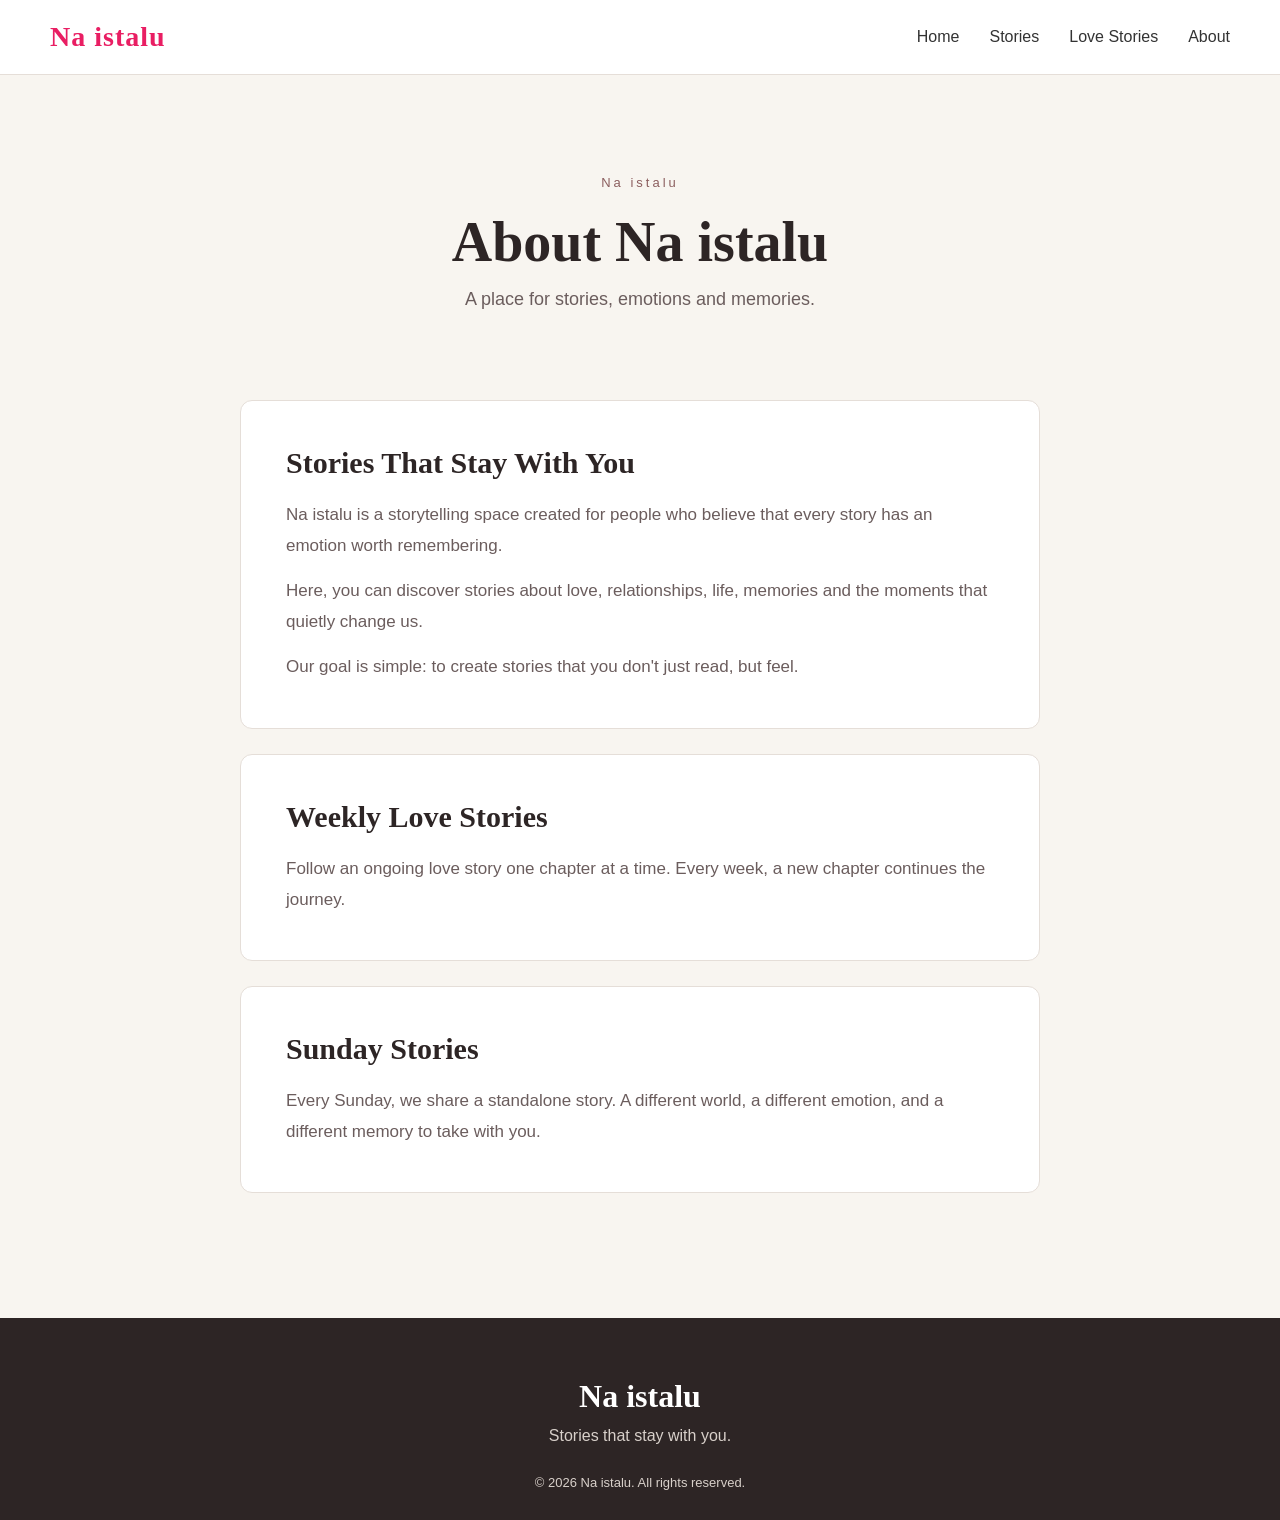
<file: about.html>
<!DOCTYPE html>
<html lang="en">

<head>
    <meta charset="UTF-8">
    <meta name="viewport" content="width=device-width, initial-scale=1.0">

    <title>About | Na istalu</title>

    <link rel="stylesheet" href="style.css">
</head>

<body>

    <!-- Navigation -->

    <nav class="navbar">

        <div class="logo">
            Na istalu
        </div>

        <ul class="nav-links">
            <li><a href="index.html">Home</a></li>
            <li><a href="stories.html">Stories</a></li>
            <li><a href="love-stories.html">Love Stories</a></li>
            <li><a href="about.html">About</a></li>
        </ul>

    </nav>


    <!-- About Header -->

    <section class="stories-header">

        <p class="section-label">
            Na istalu
        </p>

        <h1>
            About Na istalu
        </h1>

        <p>
            A place for stories, emotions and memories.
        </p>

    </section>


    <!-- About Content -->

    <section class="about-section">

        <div class="about-content">

            <h2>
                Stories That Stay With You
            </h2>

            <p>
                Na istalu is a storytelling space created for
                people who believe that every story has an emotion
                worth remembering.
            </p>

            <p>
                Here, you can discover stories about love,
                relationships, life, memories and the moments
                that quietly change us.
            </p>

            <p>
                Our goal is simple: to create stories that you
                don't just read, but feel.
            </p>

        </div>


        <div class="about-content">

            <h2>
                Weekly Love Stories
            </h2>

            <p>
                Follow an ongoing love story one chapter at a time.
                Every week, a new chapter continues the journey.
            </p>

        </div>


        <div class="about-content">

            <h2>
                Sunday Stories
            </h2>

            <p>
                Every Sunday, we share a standalone story.
                A different world, a different emotion,
                and a different memory to take with you.
            </p>

        </div>

    </section>


    <!-- Footer -->

    <footer class="footer">

        <h2>
            Na istalu
        </h2>

        <p>
            Stories that stay with you.
        </p>

        <p class="copyright">
            © 2026 Na istalu. All rights reserved.
        </p>

    </footer>

</body>

</html>
</file>
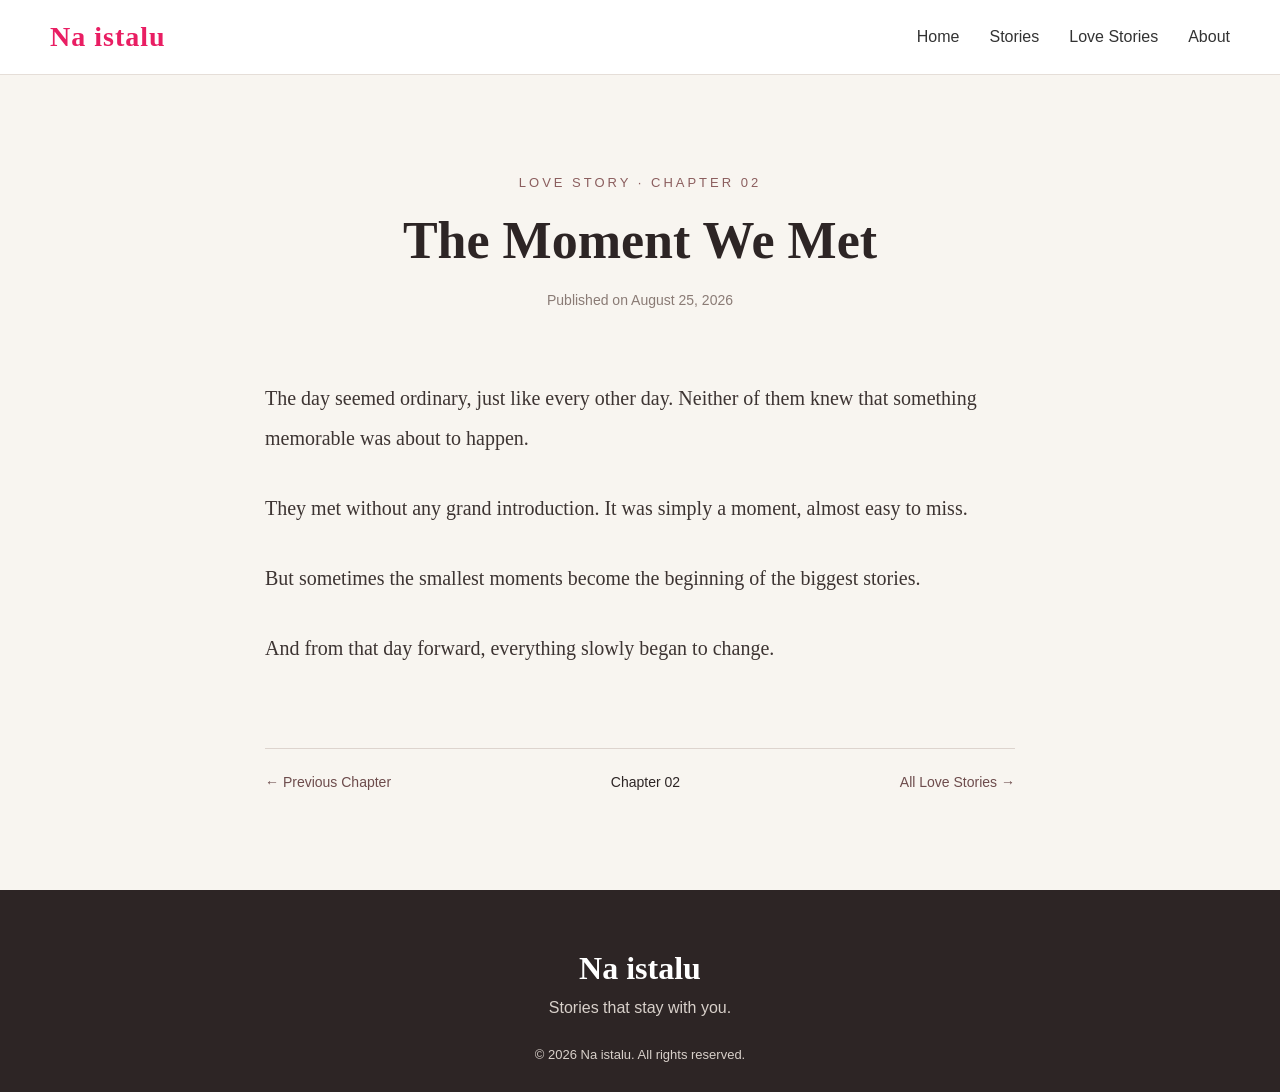
<file: chapter-02.html>
<!DOCTYPE html>
<html lang="en">

<head>
    <meta charset="UTF-8">
    <meta name="viewport" content="width=device-width, initial-scale=1.0">

    <title>The Moment We Met | Na istalu</title>

    <link rel="stylesheet" href="style.css">
</head>

<body>

    <nav class="navbar">

        <div class="logo">
            Na istalu
        </div>

        <ul class="nav-links">
            <li><a href="index.html">Home</a></li>
            <li><a href="stories.html">Stories</a></li>
            <li><a href="#">Love Stories</a></li>
            <li><a href="#">About</a></li>
        </ul>

    </nav>


    <article class="story-page">

        <p class="section-label">LOVE STORY · CHAPTER 02</p>

        <h1>The Moment We Met</h1>

        <p class="story-date">
            Published on August 25, 2026
        </p>

        <div class="story-content">

            <p>
                The day seemed ordinary, just like every other day.
                Neither of them knew that something memorable
                was about to happen.
            </p>

            <p>
                They met without any grand introduction.
                It was simply a moment, almost easy to miss.
            </p>

            <p>
                But sometimes the smallest moments become
                the beginning of the biggest stories.
            </p>

            <p>
                And from that day forward, everything
                slowly began to change.
            </p>

        </div>


        <div class="chapter-navigation">

    <a href="story.html">
        ← Previous Chapter
    </a>

    <span>
        Chapter 02
    </span>

    <a href="love-stories.html">
        All Love Stories →
    </a>

</div>

    </article>


    <footer class="footer">

        <h2>Na istalu</h2>

        <p>Stories that stay with you.</p>

        <p class="copyright">
            © 2026 Na istalu. All rights reserved.
        </p>

    </footer>

</body>

</html>
</file>
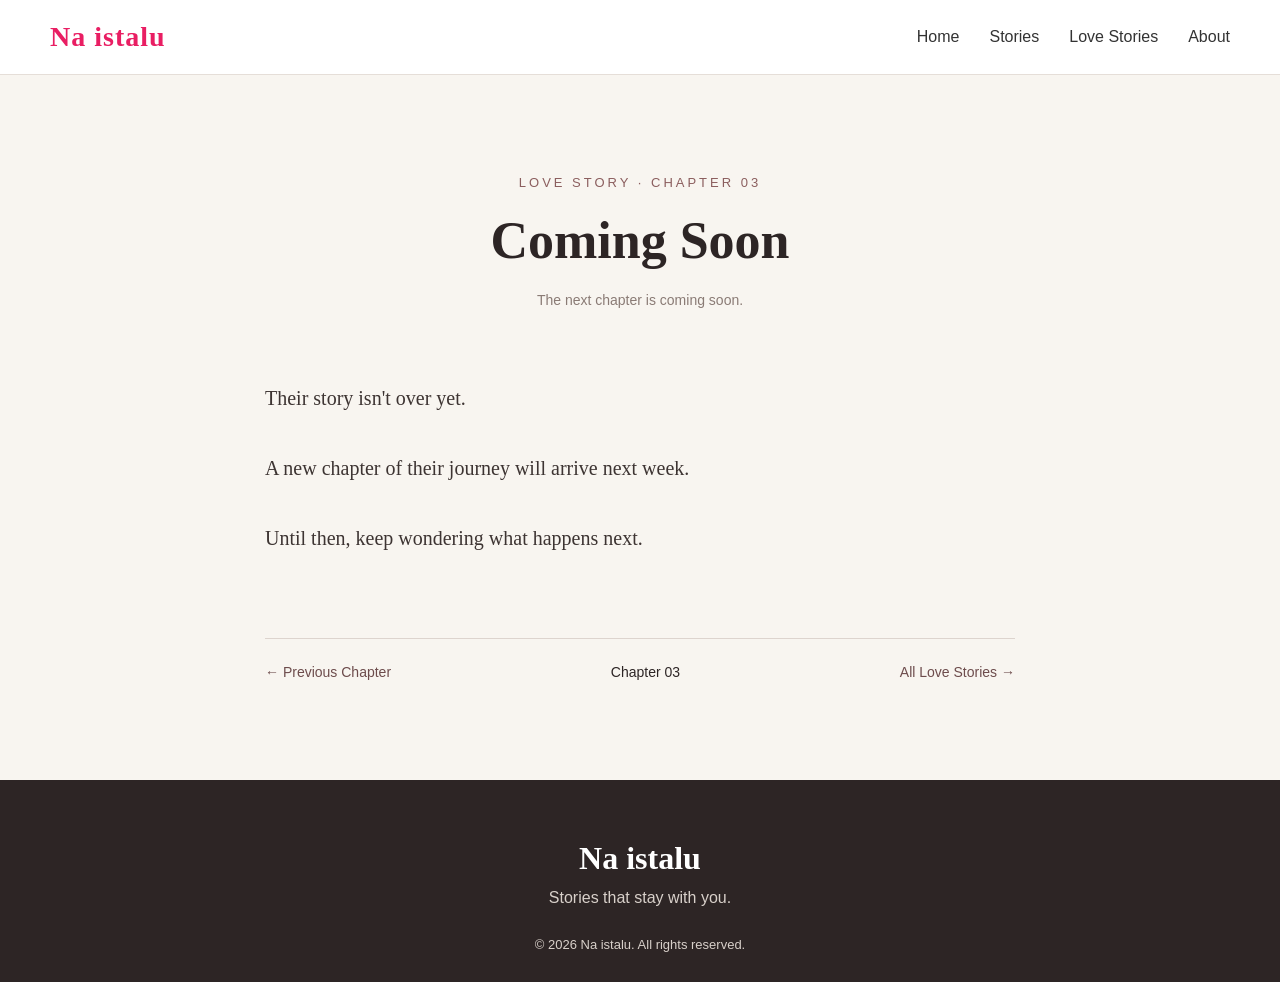
<file: chapter-03.html>
<!DOCTYPE html>
<html lang="en">

<head>
    <meta charset="UTF-8">
    <meta name="viewport" content="width=device-width, initial-scale=1.0">

    <title>Chapter 03 | Na istalu</title>

    <link rel="stylesheet" href="style.css">
</head>

<body>

    <!-- Navigation -->
    <nav class="navbar">

        <div class="logo">
            Na istalu
        </div>

        <ul class="nav-links">
            <li><a href="index.html">Home</a></li>
            <li><a href="stories.html">Stories</a></li>
            <li><a href="love-stories.html">Love Stories</a></li>
            <li><a href="about.html">About</a></li>
        </ul>

    </nav>


    <!-- Coming Soon -->
    <article class="story-page">

        <p class="section-label">
            LOVE STORY · CHAPTER 03
        </p>

        <h1>
            Coming Soon
        </h1>

        <p class="story-date">
            The next chapter is coming soon.
        </p>


        <div class="story-content">

            <p>
                Their story isn't over yet.
            </p>

            <p>
                A new chapter of their journey will arrive
                next week.
            </p>

            <p>
                Until then, keep wondering what happens next.
            </p>

        </div>


        <div class="chapter-navigation">

            <a href="chapter-02.html">
                ← Previous Chapter
            </a>

            <span>
                Chapter 03
            </span>

            <a href="love-stories.html">
                All Love Stories →
            </a>

        </div>

    </article>


    <!-- Footer -->
    <footer class="footer">

        <h2>
            Na istalu
        </h2>

        <p>
            Stories that stay with you.
        </p>

        <p class="copyright">
            © 2026 Na istalu. All rights reserved.
        </p>

    </footer>

</body>

</html>
</file>
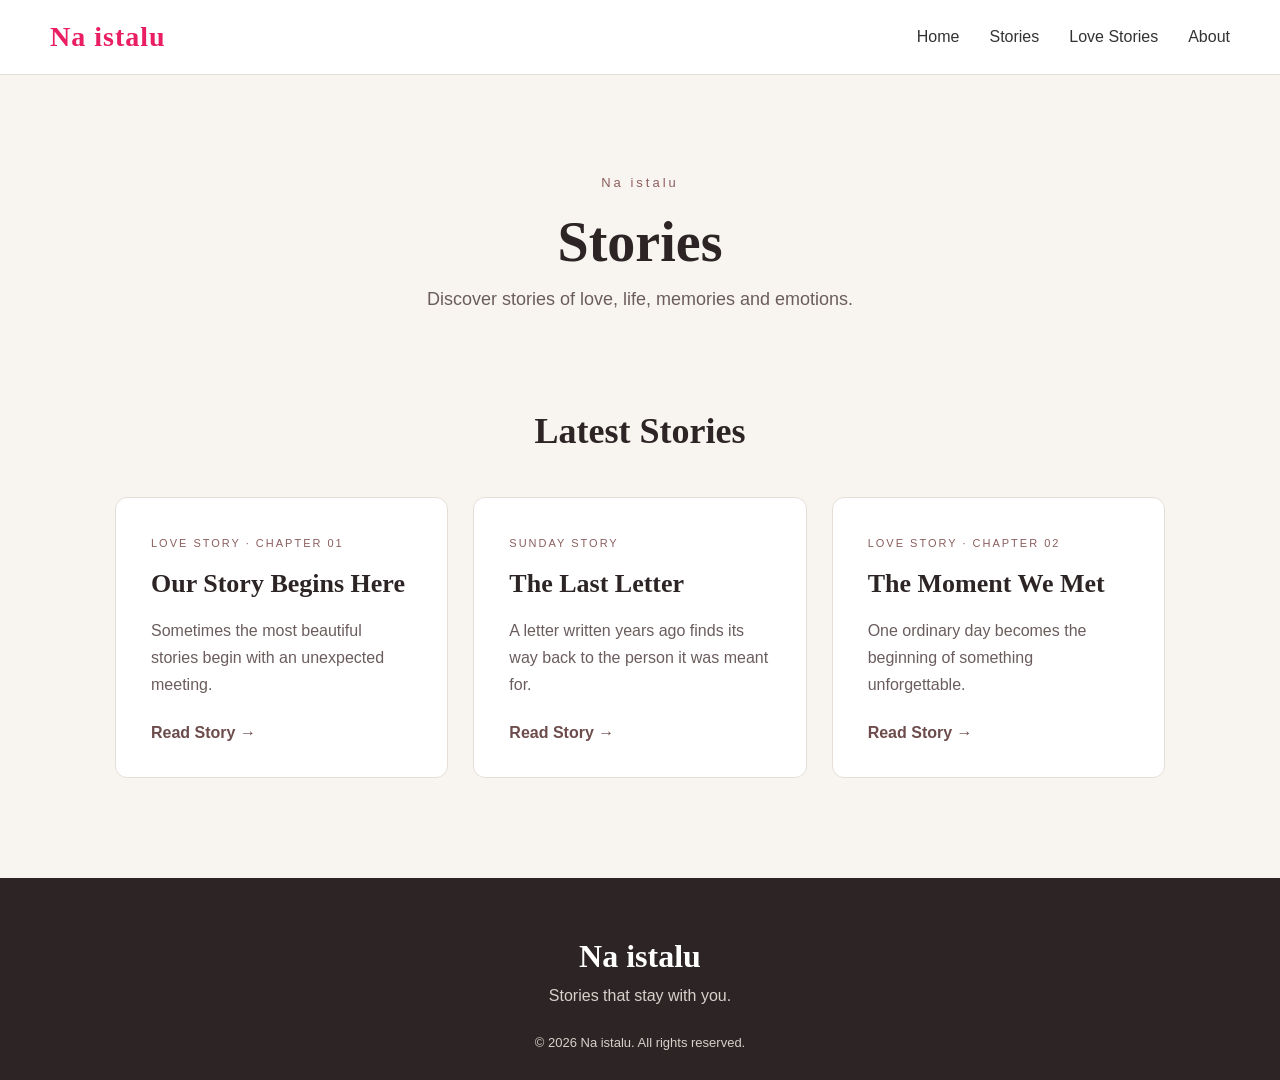
<file: stories-backup.html>
<!DOCTYPE html>
<html lang="en">

<head>
    <meta charset="UTF-8">
    <meta name="viewport" content="width=device-width, initial-scale=1.0">

    <title>Stories | Na istalu</title>

    <link rel="stylesheet" href="style.css">
</head>

<body>

    <!-- Navigation -->

    <nav class="navbar">

        <div class="logo">
            Na istalu
        </div>

        <ul class="nav-links">
            <li><a href="index.html">Home</a></li>
            <li><a href="stories.html">Stories</a></li>
            <li><a href="love-stories.html">Love Stories</a></li>
            <li><a href="#">About</a></li>
        </ul>

    </nav>


    <!-- Stories Header -->

    <section class="stories-header">

        <p class="section-label">Na istalu</p>

        <h1>Stories</h1>

        <p>
            Discover stories of love, life, memories and emotions.
        </p>

    </section>


    <!-- Story Categories -->

    <section class="stories-section">

        <h2>Latest Stories</h2>


        <div class="stories-grid">


            <!-- Story Card 1 -->

            <div class="story-card">

                <span class="story-type">
                    LOVE STORY · CHAPTER 01
                </span>

                <h3>Our Story Begins Here</h3>

                <p>
                    Sometimes the most beautiful stories
                    begin with an unexpected meeting.
                </p>

                <a href="story.html">
                    Read Story →
                </a>

            </div>


            <!-- Story Card 2 -->

            <div class="story-card">

                <span class="story-type">
                    SUNDAY STORY
                </span>

                <h3>The Last Letter</h3>

                <p>
                    A letter written years ago finds its way
                    back to the person it was meant for.
                </p>

                <a href="sunday-story.html">
                    Read Story →
</a>
                </a>

            </div>


            <!-- Story Card 3 -->

            <div class="story-card">

                <span class="story-type">
                    LOVE STORY · CHAPTER 02
                </span>

                <h3>The Moment We Met</h3>

                <p>
                    One ordinary day becomes the beginning
                    of something unforgettable.
                </p>

                <a href="chapter-02.html">
    Read Story →
</a>
</a>
                </a>

            </div>


        </div>

    </section>


    <!-- Footer -->

    <footer class="footer">

        <h2>Na istalu</h2>

        <p>Stories that stay with you.</p>

        <p class="copyright">
            © 2026 Na istalu. All rights reserved.
        </p>

    </footer>

</body>

</html>
</file>
<file: style.css>
* {
    margin: 0;
    padding: 0;
    box-sizing: border-box;
}

body {
    font-family: Georgia, "Times New Roman", serif;
    background: #f8f5f0;
    color: #2d2525;
}

/* Navigation Bar */

.navbar {
    height: 75px;
    display: flex;
    align-items: center;
    justify-content: space-between;
    padding: 0 60px;
    background: white;
    border-bottom: 1px solid #e5ded8;
}

.logo {
    font-size: 30px;
    font-weight: bold;
    letter-spacing: 1px;
}

.nav-links {
    display: flex;
    list-style: none;
    gap: 35px;
}

.nav-links a {
    text-decoration: none;
    color: #2d2525;
    font-family: Arial, sans-serif;
    font-size: 16px;
}

.nav-links a:hover {
    color: #8b5e5e;
}

/* Welcome Section */

.hero {
    text-align: center;
    padding: 150px 20px;
}

.hero h1 {
    font-size: 58px;
    margin-bottom: 20px;
}

.hero p {
    font-family: Arial, sans-serif;
    font-size: 20px;
    color: #6b5d5d;
}
/* Featured Story */

.featured-story {
    max-width: 900px;
    margin: 40px auto 100px;
    padding: 70px 40px;
    text-align: center;
    background: white;
    border: 1px solid #e5ded8;
    border-radius: 12px;
}

.section-label {
    font-family: Arial, sans-serif;
    font-size: 13px;
    letter-spacing: 3px;
    color: #8b5e5e;
    margin-bottom: 20px;
}

.featured-story h2 {
    font-size: 40px;
    margin-bottom: 20px;
}

.story-description {
    max-width: 600px;
    margin: 0 auto 30px;
    font-family: Arial, sans-serif;
    font-size: 17px;
    line-height: 1.7;
    color: #6b5d5d;
}

.featured-story button {
    padding: 12px 28px;
    border: none;
    border-radius: 5px;
    background: #2d2525;
    color: white;
    font-size: 15px;
    cursor: pointer;
}

.featured-story button:hover {
    background: #8b5e5e;
}
/* Weekly Love Story */

.love-story {
    padding: 80px 20px;
    text-align: center;
}

.love-story h2 {
    font-size: 42px;
    margin-bottom: 20px;
}

.chapter-card {
    max-width: 700px;
    margin: 40px auto 0;
    padding: 45px;
    background: white;
    border-radius: 12px;
    border: 1px solid #e5ded8;
    text-align: left;
}

.chapter-card span {
    font-family: Arial, sans-serif;
    font-size: 12px;
    letter-spacing: 2px;
    color: #8b5e5e;
}

.chapter-card h3 {
    font-size: 30px;
    margin: 15px 0;
}

.chapter-card p {
    font-family: Arial, sans-serif;
    line-height: 1.7;
    color: #6b5d5d;
    margin-bottom: 25px;
}

.chapter-card button {
    padding: 11px 22px;
    border: none;
    border-radius: 5px;
    background: #2d2525;
    color: white;
    cursor: pointer;
}

.chapter-card button:hover {
    background: #8b5e5e;
}
/* Sunday Story */

.sunday-story {
    padding: 90px 20px;
    text-align: center;
    background: #eee8e1;
}

.sunday-story h2 {
    font-size: 42px;
    margin-bottom: 20px;
}

.sunday-card {
    max-width: 700px;
    margin: 40px auto 0;
    padding: 50px;
    background: #f8f5f0;
    border-radius: 12px;
}

.sunday-card h3 {
    font-size: 30px;
    margin-bottom: 18px;
}

.sunday-card p {
    font-family: Arial, sans-serif;
    line-height: 1.7;
    color: #6b5d5d;
    margin-bottom: 25px;
}

.sunday-card button {
    padding: 12px 25px;
    border: none;
    border-radius: 5px;
    background: #2d2525;
    color: white;
    cursor: pointer;
}

.sunday-card button:hover {
    background: #8b5e5e;
}
/* Footer */

.footer {
    padding: 60px 20px 30px;
    background: #2d2525;
    color: white;
    text-align: center;
}

.footer h2 {
    font-size: 32px;
    margin-bottom: 12px;
}

.footer > p {
    font-family: Arial, sans-serif;
    color: #d8d0ca;
}

.footer-links {
    margin: 25px 0;
}

.footer-links a {
    margin: 0 15px;
    color: white;
    text-decoration: none;
    font-family: Arial, sans-serif;
}

.footer-links a:hover {
    text-decoration: underline;
}

.footer .copyright {
    margin-top: 30px;
    font-size: 13px;
}
/* Story Page */

.story-page {
    max-width: 800px;
    margin: 0 auto;
    padding: 100px 25px;
}

.story-page .section-label {
    text-align: center;
}

.story-page h1 {
    text-align: center;
    font-size: 52px;
    line-height: 1.2;
    margin: 20px 0;
}

.story-date {
    text-align: center;
    font-family: Arial, sans-serif;
    color: #8a7b75;
    font-size: 14px;
    margin-bottom: 70px;
}

.story-content {
    font-size: 20px;
    line-height: 2;
    color: #3d3432;
}

.story-content p {
    margin-bottom: 30px;
}

.chapter-navigation {
    margin-top: 80px;
    padding-top: 25px;
    border-top: 1px solid #ddd4ce;
    display: flex;
    justify-content: space-between;
    align-items: center;
    font-family: Arial, sans-serif;
    font-size: 14px;
}

.chapter-navigation a {
    color: #6d4c4c;
    text-decoration: none;
}

.chapter-navigation a:hover {
    text-decoration: underline;
}
/* Stories Page */

.stories-header {
    text-align: center;
    padding: 100px 20px 60px;
}

.stories-header h1 {
    font-size: 56px;
    margin: 15px 0;
}

.stories-header p:last-child {
    font-family: Arial, sans-serif;
    color: #6b5d5d;
    font-size: 18px;
}

.stories-section {
    max-width: 1100px;
    margin: 0 auto;
    padding: 40px 25px 100px;
}

.stories-section h2 {
    text-align: center;
    font-size: 36px;
    margin-bottom: 45px;
}

.stories-grid {
    display: grid;
    grid-template-columns: repeat(3, 1fr);
    gap: 25px;
}

.story-card {
    background: white;
    padding: 35px;
    border: 1px solid #e5ded8;
    border-radius: 12px;
    transition: transform 0.2s ease, box-shadow 0.2s ease;
}

.story-card:hover {
    transform: translateY(-5px);
    box-shadow: 0 10px 25px rgba(45, 37, 37, 0.08);
}

.story-type {
    font-family: Arial, sans-serif;
    font-size: 11px;
    letter-spacing: 2px;
    color: #8b5e5e;
}

.story-card h3 {
    font-size: 26px;
    margin: 18px 0;
}

.story-card p {
    font-family: Arial, sans-serif;
    color: #6b5d5d;
    line-height: 1.7;
    margin-bottom: 25px;
}

.story-card a {
    font-family: Arial, sans-serif;
    color: #6d4c4c;
    text-decoration: none;
    font-weight: bold;
}

.story-card a:hover {
    text-decoration: underline;
}
/* Mobile Responsive Design */

@media (max-width: 768px) {

    .navbar {
        padding: 0 20px;
        height: auto;
        min-height: 70px;
        flex-direction: column;
        gap: 15px;
        padding-top: 15px;
        padding-bottom: 15px;
    }

    .nav-links {
        gap: 18px;
        flex-wrap: wrap;
        justify-content: center;
    }

    .nav-links a {
        font-size: 14px;
    }

    .hero {
        padding: 100px 20px;
    }

    .hero h1 {
        font-size: 42px;
    }

    .featured-story {
        margin: 20px;
        padding: 50px 25px;
    }

    .featured-story h2 {
        font-size: 32px;
    }

    .love-story h2,
    .sunday-story h2 {
        font-size: 32px;
    }

    .chapter-card,
    .sunday-card {
        padding: 30px 25px;
    }

    .stories-header h1 {
        font-size: 44px;
    }

    .stories-grid {
        grid-template-columns: 1fr;
    }

    .story-page {
        padding: 70px 20px;
    }

    .story-page h1 {
        font-size: 38px;
    }

    .story-content {
        font-size: 18px;
        line-height: 1.8;
    }

    .chapter-navigation {
        flex-direction: column;
        gap: 20px;
    }

    .footer-links a {
        margin: 0 8px;
    }
}
/* Story Cover */

.story-cover {
    height: 260px;
    margin-bottom: 35px;
    border-radius: 10px;
    background:
        linear-gradient(
            rgba(45, 37, 37, 0.35),
            rgba(45, 37, 37, 0.55)
        ),
        url("https://images.unsplash.com/photo-1516589178581-6cd7833ae3b2?auto=format&fit=crop&w=1200&q=80")
        center / cover;
    display: flex;
    align-items: center;
    justify-content: center;
}

.story-cover span {
    color: white;
    font-family: Arial, sans-serif;
    font-size: 13px;
    letter-spacing: 4px;
    font-weight: bold;
}
/* Featured Story Read Button */

.read-button {
    display: inline-block;
    padding: 12px 28px;
    border-radius: 5px;
    background: #2d2525;
    color: white;
    text-decoration: none;
    font-family: Arial, sans-serif;
    font-size: 15px;
    cursor: pointer;
}

.read-button:hover {
    background: #8b5e5e;
}
/* About Page */

.about-section {
    max-width: 850px;
    margin: 0 auto;
    padding: 30px 25px 100px;
}

.about-content {
    background: white;
    padding: 45px;
    margin-bottom: 25px;
    border: 1px solid #e5ded8;
    border-radius: 12px;
}

.about-content h2 {
    font-size: 30px;
    margin-bottom: 20px;
}

.about-content p {
    font-family: Arial, sans-serif;
    color: #6b5d5d;
    font-size: 17px;
    line-height: 1.8;
    margin-bottom: 15px;
}

.about-content p:last-child {
    margin-bottom: 0;
}
/* Homepage Section Improvements */

.featured-story,
.love-story,
.sunday-story {
    max-width: 1000px;
    margin: 70px auto;
    padding: 60px 40px;
    text-align: center;
}

.featured-story {
    background: #f7f2ee;
    border-radius: 14px;
}

.love-story {
    background: #ffffff;
}

.sunday-story {
    background: #f7f2ee;
    border-radius: 14px;
}

.featured-story h2,
.love-story h2,
.sunday-story h2 {
    font-size: 38px;
    margin: 15px 0 20px;
}

.story-description {
    max-width: 650px;
    margin: 0 auto 30px;
    font-family: Arial, sans-serif;
    color: #6b5d5d;
    line-height: 1.8;
}

.chapter-card,
.sunday-card {
    max-width: 600px;
    margin: 40px auto 0;
    padding: 35px;
    background: white;
    border: 1px solid #e5ded8;
    border-radius: 12px;
}

.chapter-card span,
.sunday-card span {
    font-family: Arial, sans-serif;
    font-size: 12px;
    letter-spacing: 2px;
    color: #8b5e5e;
}

.chapter-card h3,
.sunday-card h3 {
    font-size: 27px;
    margin: 15px 0;
}

.chapter-card p,
.sunday-card p {
    font-family: Arial, sans-serif;
    color: #6b5d5d;
    line-height: 1.7;
    margin-bottom: 25px;
}
/* Na istalu Brand */

.logo {
    font-family: Georgia, serif;
    font-size: 28px;
    font-weight: bold;
    letter-spacing: 1px;
}

.navbar {
    border-bottom: 1px solid #e5ded8;
}

.nav-links a {
    transition: color 0.2s ease;
}

.nav-links a:hover {
    color: #8b5e5e;
}
.logo {
    font-family: Georgia, serif;
    font-size: 28px;
    font-weight: bold;
    letter-spacing: 1px;
}

.navbar {
    border-bottom: 1px solid #e5ded8;
}

.nav-links a {
    transition: color 0.2s ease;
}

.nav-links a:hover {
    color: #8b5e5e;
}
.latest-btn {
    text-decoration: none;
    background: #e91e63;
    color: white;
    padding: 10px 18px;
    border-radius: 25px;
    font-weight: bold;
    transition: 0.3s;
}

.latest-btn:hover {
    background: #c2185b;
    transform: scale(1.05);
}
.navbar {
    display: flex;
    align-items: center;
    justify-content: space-between;
    padding: 18px 50px;
}

.nav-links {
    display: flex;
    list-style: none;
    gap: 30px;
    margin: 0;
    padding: 0;
}

.nav-links a {
    text-decoration: none;
    color: #333;
    font-weight: 500;
}

.nav-links a:hover {
    color: #e91e63;
}

.logo {
    font-size: 28px;
    font-weight: bold;
    color: #e91e63;
}
.story-content {
    white-space: normal;
    word-wrap: break-word;
    overflow-wrap: break-word;
}

.story-content br {
    display: block;
}

.story-content b {
    font-weight: bold;
}
</file>
